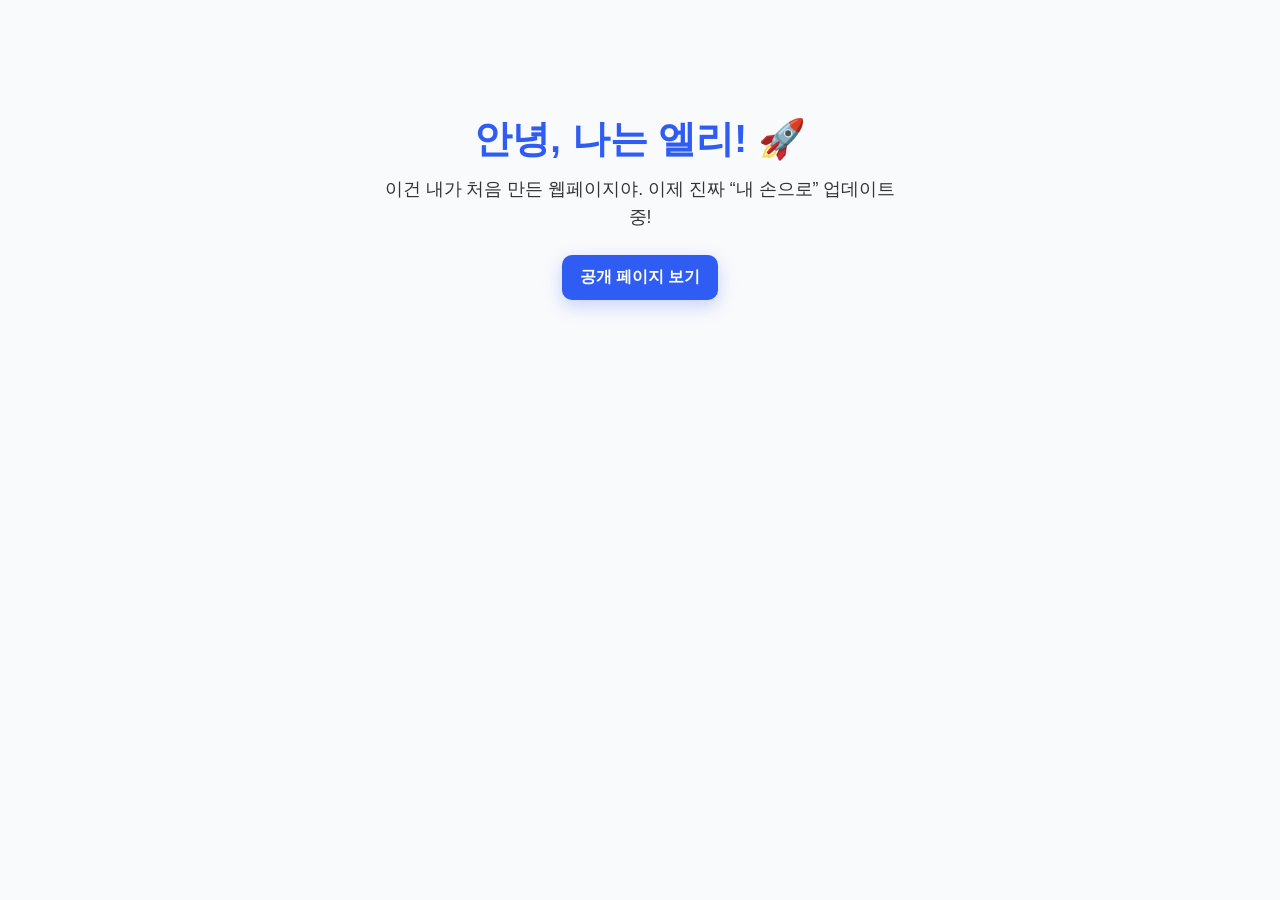
<file: index.html>
<!DOCTYPE html>
<html lang="ko">
<head>
  <meta charset="UTF-8" />
  <meta name="viewport" content="width=device-width, initial-scale=1.0">
  <link rel="stylesheet" href="style.css">
  <title>엘리의 첫 웹페이지</title>
</head>
<body>
  <h1>안녕, 나는 엘리! 🚀</h1>
  <p>이건 내가 처음 만든 웹페이지야. 이제 진짜 “내 손으로” 업데이트 중!</p>

  <a class="btn" href="https://elldinary.github.io/my-first-site/" target="_blank" rel="noopener">
    공개 페이지 보기
  </a>
</body>
</html>
</file>
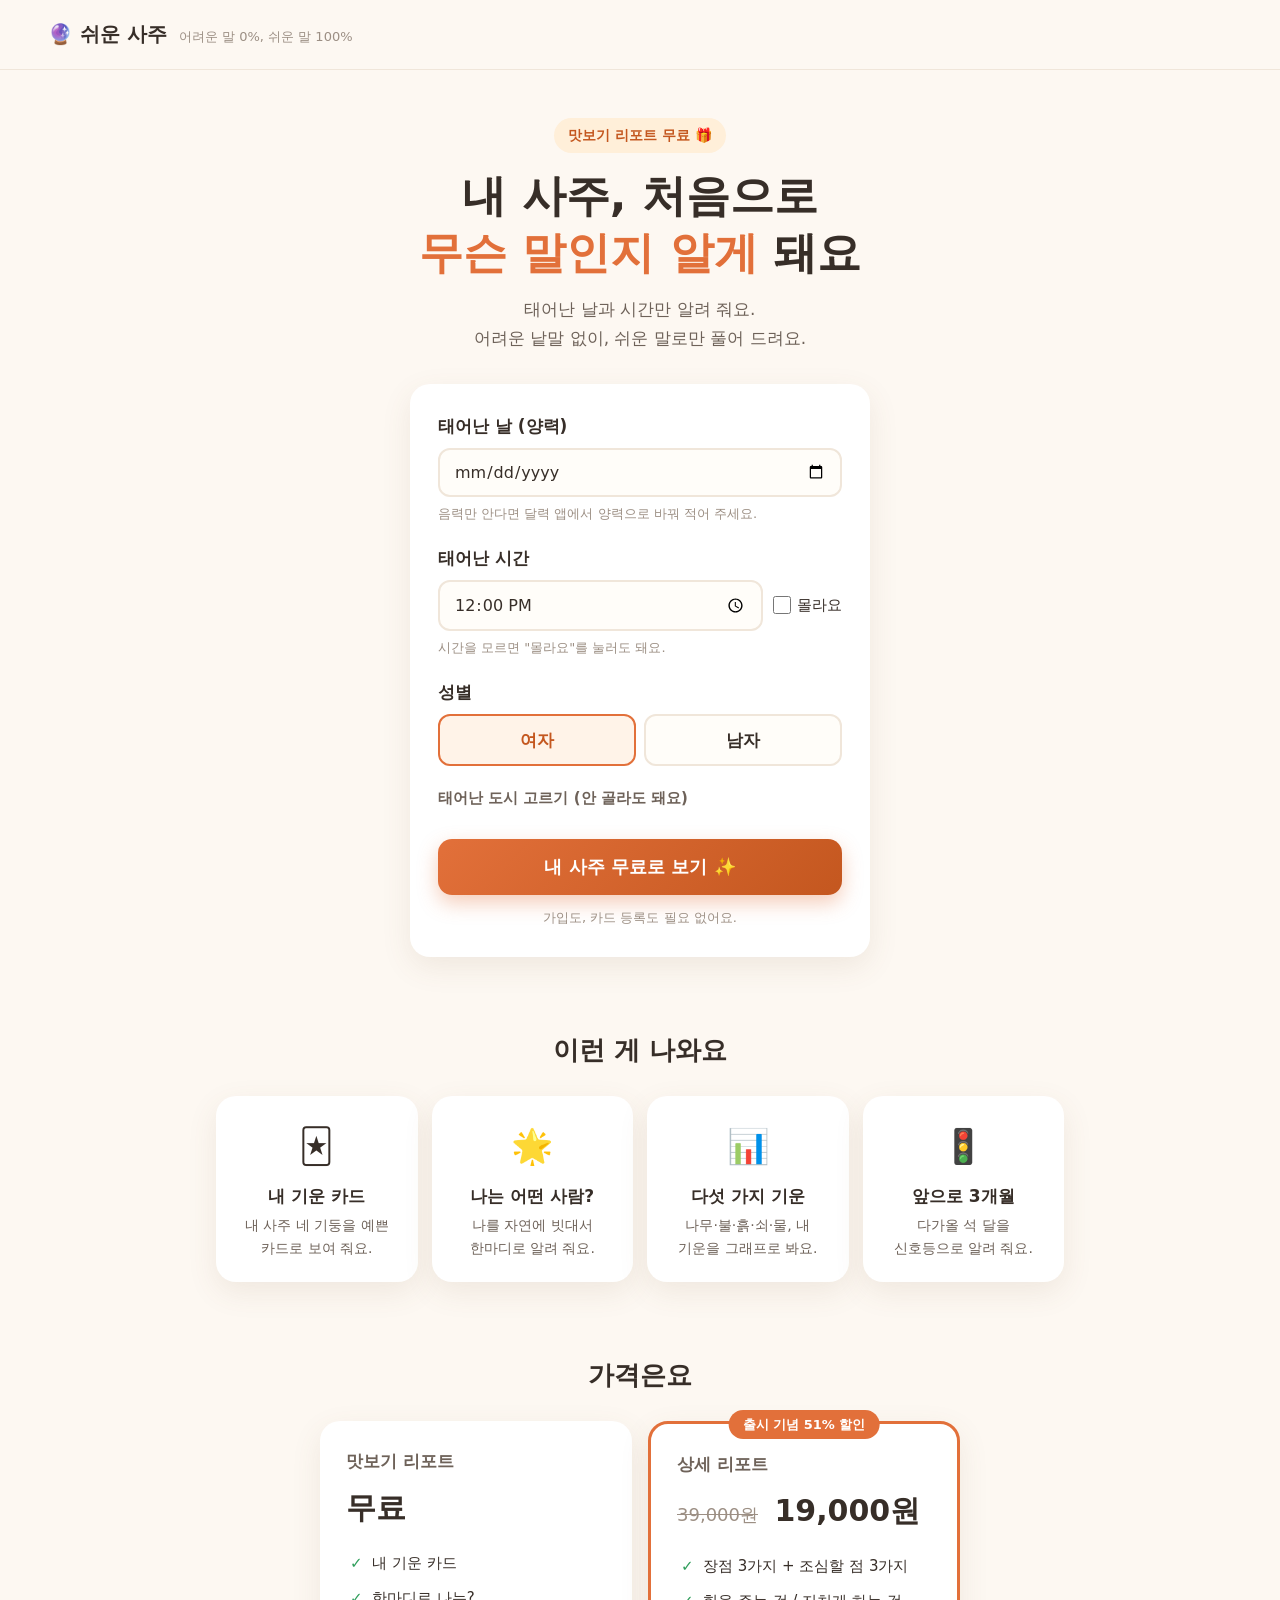
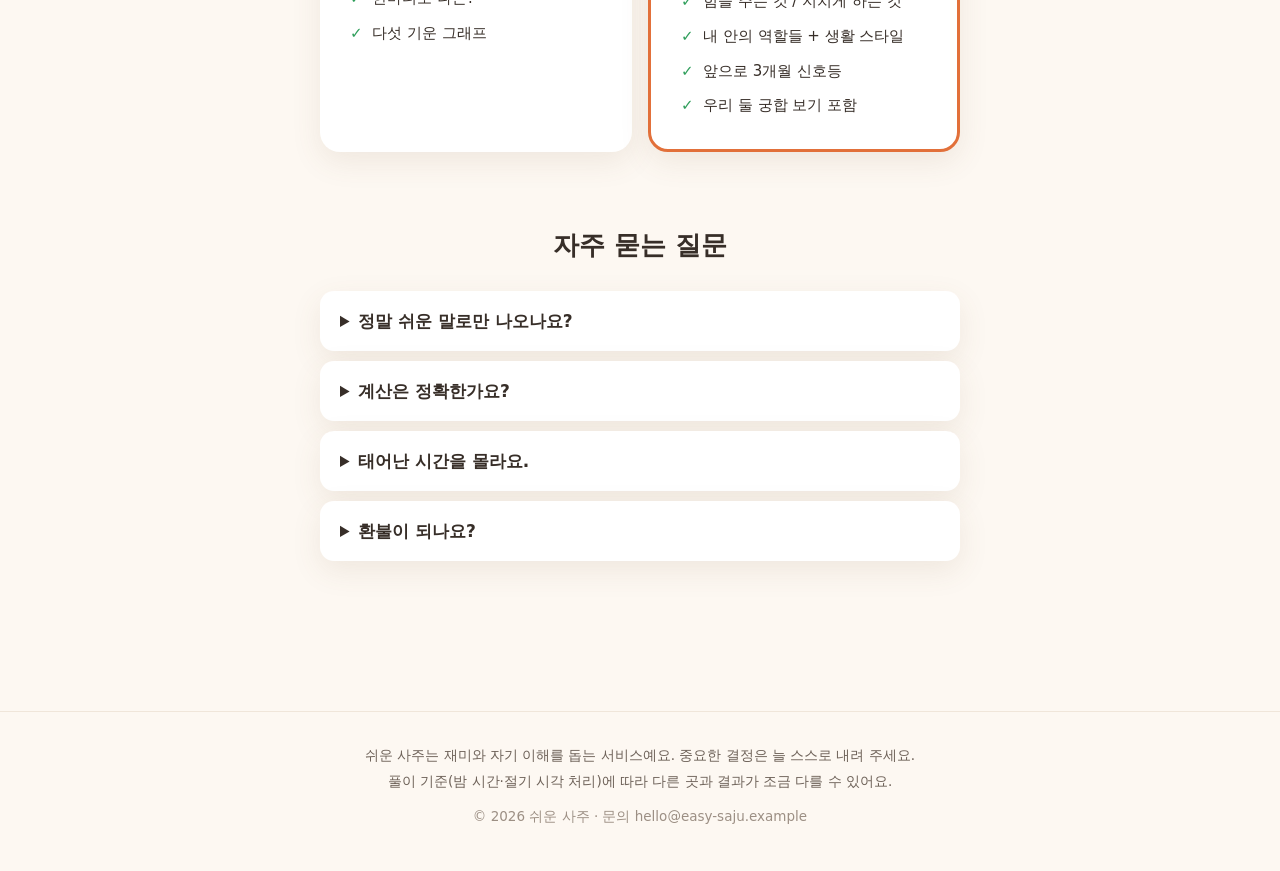
<file: saju/index.html>
<!DOCTYPE html>
<html lang="ko">
<head>
  <meta charset="UTF-8" />
  <meta name="viewport" content="width=device-width, initial-scale=1.0" />
  <meta name="description" content="태어난 날만 알려 주면, 내 사주를 초등학생도 이해하는 쉬운 말로 풀어 드려요. 맛보기는 무료!" />
  <title>쉬운 사주 — 세상에서 제일 쉬운 내 기운 리포트</title>
  <link rel="stylesheet" href="saju.css" />
  <link rel="icon" href="data:image/svg+xml,<svg xmlns='http://www.w3.org/2000/svg' viewBox='0 0 100 100'><text y='.9em' font-size='90'>🔮</text></svg>" />
</head>
<body>

<header class="top-bar">
  <a class="brand" href="./">🔮 쉬운 사주</a>
  <span class="brand-tag">어려운 말 0%, 쉬운 말 100%</span>
</header>

<!-- ───────────── 입력 화면 (§7.2) ───────────── -->
<main id="screen-input">
  <section class="hero">
    <p class="hero-badge">맛보기 리포트 무료 🎁</p>
    <h1>내 사주, 처음으로<br /><em>무슨 말인지 알게</em> 돼요</h1>
    <p class="hero-sub">
      태어난 날과 시간만 알려 줘요.<br />
      어려운 낱말 없이, 쉬운 말로만 풀어 드려요.
    </p>

    <form id="saju-form" class="input-card" novalidate>
      <div class="field">
        <label for="birth-date">태어난 날 (양력)</label>
        <input type="date" id="birth-date" required min="1900-01-01" max="2050-12-31" />
        <p class="field-hint">음력만 안다면 달력 앱에서 양력으로 바꿔 적어 주세요.</p>
      </div>

      <div class="field">
        <label for="birth-time">태어난 시간</label>
        <div class="time-row">
          <input type="time" id="birth-time" value="12:00" />
          <label class="check-inline">
            <input type="checkbox" id="time-unknown" />
            몰라요
          </label>
        </div>
        <p class="field-hint">시간을 모르면 "몰라요"를 눌러도 돼요.</p>
      </div>

      <div class="field">
        <label>성별</label>
        <div class="seg" role="radiogroup">
          <label class="seg-item"><input type="radio" name="gender" value="F" checked />여자</label>
          <label class="seg-item"><input type="radio" name="gender" value="M" />남자</label>
        </div>
      </div>

      <details class="field collapse">
        <summary>태어난 도시 고르기 (안 골라도 돼요)</summary>
        <select id="birth-city">
          <option value="126.98" selected>서울 (기본)</option>
          <option value="126.71">인천</option>
          <option value="127.03">수원</option>
          <option value="127.38">대전</option>
          <option value="127.49">청주</option>
          <option value="127.15">전주</option>
          <option value="126.85">광주</option>
          <option value="128.60">대구</option>
          <option value="129.08">부산</option>
          <option value="129.31">울산</option>
          <option value="128.90">강릉</option>
          <option value="126.53">제주</option>
        </select>
        <p class="field-hint">도시를 알면 해 뜨는 시간까지 맞춰서 더 정확해져요.</p>
      </details>

      <p id="form-error" class="form-error" hidden></p>
      <button type="submit" class="btn-big">내 사주 무료로 보기 ✨</button>
      <p class="form-foot">가입도, 카드 등록도 필요 없어요.</p>
    </form>
  </section>

  <section class="features">
    <h2>이런 게 나와요</h2>
    <div class="feature-grid">
      <div class="feature"><span>🃏</span><h3>내 기운 카드</h3><p>내 사주 네 기둥을 예쁜 카드로 보여 줘요.</p></div>
      <div class="feature"><span>🌟</span><h3>나는 어떤 사람?</h3><p>나를 자연에 빗대서 한마디로 알려 줘요.</p></div>
      <div class="feature"><span>📊</span><h3>다섯 가지 기운</h3><p>나무·불·흙·쇠·물, 내 기운을 그래프로 봐요.</p></div>
      <div class="feature"><span>🚦</span><h3>앞으로 3개월</h3><p>다가올 석 달을 신호등으로 알려 줘요.</p></div>
    </div>
  </section>

  <section class="pricing-teaser">
    <h2>가격은요</h2>
    <div class="price-cards">
      <div class="price-card">
        <h3>맛보기 리포트</h3>
        <p class="price-num">무료</p>
        <ul>
          <li>내 기운 카드</li>
          <li>한마디로 나는?</li>
          <li>다섯 기운 그래프</li>
        </ul>
      </div>
      <div class="price-card featured">
        <p class="ribbon">출시 기념 51% 할인</p>
        <h3>상세 리포트</h3>
        <p class="price-num"><s>39,000원</s> 19,000원</p>
        <ul>
          <li>장점 3가지 + 조심할 점 3가지</li>
          <li>힘을 주는 것 / 지치게 하는 것</li>
          <li>내 안의 역할들 + 생활 스타일</li>
          <li>앞으로 3개월 신호등</li>
          <li>우리 둘 궁합 보기 포함</li>
        </ul>
      </div>
    </div>
  </section>

  <section class="faq">
    <h2>자주 묻는 질문</h2>
    <details><summary>정말 쉬운 말로만 나오나요?</summary><p>네! 어려운 낱말이 없는지 기계로 한 번 더 검사해요.</p></details>
    <details><summary>계산은 정확한가요?</summary><p>절기와 해의 움직임을 따라 계산해요. 검증 문제를 모두 통과했어요.</p></details>
    <details><summary>태어난 시간을 몰라요.</summary><p>괜찮아요. 시간 없이도 리포트가 나와요. 알면 더 자세해져요.</p></details>
    <details><summary>환불이 되나요?</summary><p>결제 후 7일 안에 말해 주면 전부 돌려드려요.</p></details>
  </section>
</main>

<!-- ───────────── 리포트 화면 (§7.3) ───────────── -->
<main id="screen-report" hidden>
  <div id="report-root"></div>
</main>

<!-- 결제 모달 -->
<div id="pay-modal" class="modal" hidden>
  <div class="modal-card">
    <button class="modal-close" id="pay-close" aria-label="닫기">✕</button>
    <div id="pay-body"></div>
  </div>
</div>

<footer class="site-foot">
  <p>쉬운 사주는 재미와 자기 이해를 돕는 서비스예요. 중요한 결정은 늘 스스로 내려 주세요.</p>
  <p>풀이 기준(밤 시간·절기 시각 처리)에 따라 다른 곳과 결과가 조금 다를 수 있어요.</p>
  <p class="foot-dim">© 2026 쉬운 사주 · 문의 hello@easy-saju.example</p>
</footer>

<script type="module" src="js/app.js"></script>
</body>
</html>
</file>
<file: style.css>
body {
    font-family: -apple-system, Pretendard, sans-serif;
    background: #f9fafc;
    color: #333;
    text-align: center;
    padding: 80px 20px;
  }
  
  h1 {
    font-size: 2.4rem;
    color: #2f5df3;
    margin-bottom: 8px;
  }
  
  p {
    font-size: 1.1rem;
    line-height: 1.6;
    max-width: 520px;
    margin: 10px auto 24px;
  }
  
  .btn {
    display: inline-block;
    padding: 12px 18px;
    border-radius: 10px;
    text-decoration: none;
    font-weight: 600;
    background: #2f5df3;
    color: #fff;
    box-shadow: 0 6px 18px rgba(47, 93, 243, 0.25);
    transition: transform 0.08s ease;
  }
  
  .btn:hover {
    transform: translateY(-1px);
  }
</file>
<file: saju/saju.css>
/* ─── 쉬운 사주 (§7.5: 밝고 따뜻한 색, 둥근 카드, 큰 글씨, 넉넉한 여백) ─── */
* { margin: 0; padding: 0; box-sizing: border-box; }

:root {
  /* 오행 색 (검증된 팔레트: 명도·채도·색약 대비 검사 통과) */
  --wood: #2F9E5B;
  --fire: #E25544;
  --earth: #B07E22;
  --metal: #6787C7;
  --water: #2B4EA8;

  --bg: #FDF8F2;
  --card: #FFFFFF;
  --ink: #372E28;
  --ink-2: #6E6259;
  --ink-3: #9C8F84;
  --accent: #E2703A;
  --accent-deep: #C4571F;
  --good-bg: #EDF7EF;
  --caution-bg: #FDF1EC;
  --line: #F0E6DA;
  --radius: 20px;
  --shadow: 0 10px 30px rgba(120, 90, 60, 0.10);
}

html { scroll-behavior: smooth; }

body {
  font-family: "Pretendard", "Apple SD Gothic Neo", "Noto Sans KR", system-ui, sans-serif;
  background: var(--bg);
  color: var(--ink);
  line-height: 1.65;
  font-size: 17px;
  word-break: keep-all;
}

/* ─── 상단 바 ─── */
.top-bar {
  display: flex; align-items: baseline; gap: 12px;
  padding: 18px clamp(16px, 5vw, 48px);
  position: sticky; top: 0; z-index: 20;
  background: rgba(253, 248, 242, 0.92);
  backdrop-filter: blur(8px);
  border-bottom: 1px solid var(--line);
}
.brand { font-size: 20px; font-weight: 800; color: var(--ink); text-decoration: none; }
.brand-tag { font-size: 13px; color: var(--ink-3); }

main { max-width: 880px; margin: 0 auto; padding: 0 16px 80px; }

/* ─── 히어로 + 입력 (§7.2) ─── */
.hero { text-align: center; padding-top: 48px; }
.hero-badge {
  display: inline-block; background: #FFEFD9; color: var(--accent-deep);
  font-weight: 700; font-size: 14px; padding: 6px 14px; border-radius: 999px;
}
.hero h1 { font-size: clamp(30px, 6vw, 44px); line-height: 1.3; margin-top: 14px; }
.hero h1 em { font-style: normal; color: var(--accent); }
.hero-sub { color: var(--ink-2); margin-top: 14px; }

.input-card {
  background: var(--card); border-radius: var(--radius); box-shadow: var(--shadow);
  padding: 28px; margin: 32px auto 0; max-width: 460px; text-align: left;
}
.field { margin-bottom: 20px; }
.field > label, .field > summary { font-weight: 700; display: block; margin-bottom: 8px; }
.field-hint { font-size: 13px; color: var(--ink-3); margin-top: 6px; }
input[type="date"], input[type="time"], select {
  width: 100%; padding: 12px 14px; font-size: 16px; font-family: inherit;
  border: 2px solid var(--line); border-radius: 12px; background: #FFFDF9; color: var(--ink);
}
input:focus, select:focus { outline: none; border-color: var(--accent); }
.time-row { display: flex; gap: 10px; align-items: center; }
.time-row input[type="time"] { flex: 1; }
input[type="time"]:disabled { opacity: 0.4; }
.check-inline { display: flex; gap: 6px; align-items: center; font-size: 15px; white-space: nowrap; }
.check-inline input { width: 18px; height: 18px; accent-color: var(--accent); }

.seg { display: flex; gap: 8px; }
.seg-item {
  flex: 1; text-align: center; padding: 10px; border: 2px solid var(--line);
  border-radius: 12px; cursor: pointer; font-weight: 600; background: #FFFDF9;
}
.seg-item:has(input:checked) { border-color: var(--accent); background: #FFF3E8; color: var(--accent-deep); }
.seg-item input { display: none; }
.seg.small .seg-item { padding: 8px; font-size: 14px; }

.collapse summary { cursor: pointer; color: var(--ink-2); font-size: 15px; }
.collapse select { margin-top: 10px; }

.form-error {
  background: var(--caution-bg); color: #B4432F; font-weight: 600;
  padding: 10px 14px; border-radius: 12px; margin-bottom: 14px; font-size: 15px;
}

.btn-big {
  width: 100%; padding: 16px; font-size: 18px; font-weight: 800; font-family: inherit;
  background: linear-gradient(135deg, var(--accent), var(--accent-deep));
  color: #fff; border: none; border-radius: 14px; cursor: pointer;
  box-shadow: 0 8px 20px rgba(226, 112, 58, 0.35);
  transition: transform 0.15s;
}
.btn-big:hover { transform: translateY(-2px); }
.btn-mid {
  padding: 10px 18px; font-size: 15px; font-weight: 700; font-family: inherit;
  background: var(--accent); color: #fff; border: none; border-radius: 10px; cursor: pointer;
}
.form-foot { text-align: center; font-size: 13px; color: var(--ink-3); margin-top: 12px; }

/* ─── 소개/가격/FAQ ─── */
.features, .pricing-teaser, .faq { margin-top: 72px; }
.features h2, .pricing-teaser h2, .faq h2 { font-size: 26px; text-align: center; margin-bottom: 24px; }
.feature-grid { display: grid; grid-template-columns: repeat(auto-fit, minmax(180px, 1fr)); gap: 14px; }
.feature {
  background: var(--card); border-radius: var(--radius); padding: 22px;
  box-shadow: var(--shadow); text-align: center;
}
.feature span { font-size: 34px; }
.feature h3 { margin: 8px 0 4px; font-size: 17px; }
.feature p { font-size: 14px; color: var(--ink-2); }

.price-cards { display: grid; grid-template-columns: repeat(auto-fit, minmax(240px, 1fr)); gap: 16px; max-width: 640px; margin: 0 auto; }
.price-card {
  background: var(--card); border-radius: var(--radius); padding: 26px;
  box-shadow: var(--shadow); position: relative;
}
.price-card.featured { border: 3px solid var(--accent); }
.ribbon {
  position: absolute; top: -14px; left: 50%; transform: translateX(-50%);
  background: var(--accent); color: #fff; font-size: 13px; font-weight: 700;
  padding: 4px 14px; border-radius: 999px; white-space: nowrap;
}
.price-card h3 { font-size: 17px; color: var(--ink-2); }
.price-num { font-size: 30px; font-weight: 800; margin: 8px 0 14px; }
.price-num s { color: var(--ink-3); font-size: 18px; font-weight: 500; margin-right: 6px; }
.price-card ul { list-style: none; }
.price-card li { padding: 5px 0 5px 26px; position: relative; font-size: 15px; }
.price-card li::before { content: "✓"; position: absolute; left: 4px; color: var(--wood); font-weight: 800; }

.faq { max-width: 640px; margin-left: auto; margin-right: auto; }
.faq details {
  background: var(--card); border-radius: 14px; padding: 16px 20px;
  margin-bottom: 10px; box-shadow: var(--shadow);
}
.faq summary { font-weight: 700; cursor: pointer; }
.faq p { margin-top: 10px; color: var(--ink-2); }

/* ─── 리포트 (§7.3) ─── */
.back-link {
  background: none; border: none; color: var(--ink-2); font-size: 15px;
  font-family: inherit; cursor: pointer; margin: 24px 0 4px; padding: 4px 0;
}
.report-sec { margin-top: 36px; }
.sec-kicker { font-size: 13px; font-weight: 800; color: var(--accent-deep); letter-spacing: 0.06em; }
.sec-title { font-size: 22px; margin: 6px 0 14px; }

.headline-card {
  background: linear-gradient(135deg, #FFF3E4, #FFE8D2);
  border-radius: var(--radius); padding: 34px 26px; text-align: center; box-shadow: var(--shadow);
}
.headline-emoji { font-size: 44px; }
.headline-card h2 { font-size: clamp(20px, 4.5vw, 27px); line-height: 1.45; margin-top: 8px; }
.season-note { margin-top: 10px; color: var(--ink-2); }

/* 1장: 기둥 카드 */
.pillar-grid { display: grid; grid-template-columns: repeat(4, 1fr); gap: 10px; }
.pillar { text-align: center; }
.pillar-label { font-size: 12.5px; color: var(--ink-3); font-weight: 700; margin-bottom: 6px; }
.tile {
  border-radius: 14px; padding: 12px 4px 10px; color: #fff; margin-bottom: 6px;
  display: flex; flex-direction: column; gap: 2px; box-shadow: var(--shadow);
}
.tile .hanja { font-size: clamp(26px, 6vw, 40px); font-weight: 700; line-height: 1.2; }
.tile .reading { font-size: 11.5px; opacity: 0.95; }
.tile.empty { background: #EFE7DC; color: var(--ink-3); font-size: 28px; padding: 18px 4px; }
.pillar-sub { font-size: 12.5px; color: var(--ink-2); font-weight: 600; }
.pillar-sub.me { color: var(--accent-deep); }
.pillar-caption { margin-top: 12px; font-size: 13.5px; color: var(--ink-2); text-align: center; }
.chip {
  display: inline-block; color: #fff; border-radius: 8px; font-size: 12px;
  padding: 2px 8px; margin-left: 4px; font-weight: 700;
}

.el-wood { background: var(--wood); }
.el-fire { background: var(--fire); }
.el-earth { background: var(--earth); }
.el-metal { background: var(--metal); }
.el-water { background: var(--water); }

/* 3-1: 그래프 */
.chart {
  display: flex; justify-content: space-around; align-items: flex-end;
  background: var(--card); border-radius: var(--radius); box-shadow: var(--shadow);
  padding: 26px 12px 18px; min-height: 210px;
}
.bar-col { display: flex; flex-direction: column; align-items: center; gap: 6px; width: 17%; }
.bar-val { font-weight: 800; color: var(--ink-2); }
.bar { width: 100%; max-width: 46px; border-radius: 6px 6px 3px 3px; transition: height 0.5s; }
.bar-name { font-size: 13px; text-align: center; color: var(--ink-2); font-weight: 600; line-height: 1.5; }
.chart-note { margin-top: 12px; font-size: 15px; color: var(--ink-2); }

/* 지난 시간 이야기 (콜드 리딩 카드) */
.past-card {
  background: linear-gradient(160deg, #3B3269, #55427E);
  color: #F4EFFF; border-radius: var(--radius); padding: 28px 24px;
  box-shadow: 0 14px 34px rgba(59, 50, 105, 0.35);
}
.past-line {
  font-size: 16.5px; line-height: 1.7; padding: 9px 0;
  border-bottom: 1px dashed rgba(255, 255, 255, 0.18);
}
.past-line:last-of-type { border-bottom: none; }
.past-hook { margin-top: 14px; font-weight: 800; color: #FFD9A8; }
.past-soft { margin-top: 6px; font-size: 13px; color: rgba(244, 239, 255, 0.65); }

/* 핵심 단어 가림 (무료 구간) */
.masked {
  filter: blur(6px);
  background: #F1E5D3; border-radius: 6px; padding: 0 6px;
  cursor: pointer; user-select: none;
  transition: filter 0.15s;
}
.masked:hover { filter: blur(5px); }
.mask-hint {
  margin-top: 28px; text-align: center; font-size: 14px; color: var(--ink-2);
  background: #FFF1DE; border-radius: 12px; padding: 10px 14px;
}
.month-card.sig-locked { border-top: 4px solid var(--ink-3); }

/* 10년의 바람(대운) 타임라인 */
.daeun-strip {
  display: flex; gap: 10px; overflow-x: auto; padding: 14px 2px 16px;
  scroll-snap-type: x mandatory;
}
.daeun-card {
  flex: 0 0 150px; scroll-snap-align: start;
  background: var(--card); border-radius: 16px; padding: 14px;
  box-shadow: var(--shadow); text-align: center; position: relative;
}
.daeun-card.now { border: 2.5px solid var(--accent); }
.daeun-card.future { opacity: 0.92; }
.daeun-now {
  position: absolute; top: -11px; left: 50%; transform: translateX(-50%);
  background: var(--accent); color: #fff; font-size: 11px; font-weight: 800;
  padding: 2px 10px; border-radius: 999px; white-space: nowrap;
}
.daeun-age { font-size: 13px; font-weight: 800; color: var(--ink-2); margin-top: 4px; }
.daeun-tiles { display: flex; gap: 5px; justify-content: center; margin: 8px 0 6px; }
.mini-tile {
  width: 34px; height: 34px; border-radius: 9px; color: #fff;
  display: flex; align-items: center; justify-content: center;
  font-size: 19px; font-weight: 700;
}
.daeun-card .month-sig { font-size: 15px; margin: 2px 0 4px; }
.daeun-line { font-size: 12.5px; color: var(--ink-2); line-height: 1.5; }
.daeun-clash { font-size: 12px; color: var(--accent-deep); font-weight: 700; margin-top: 6px; }

/* 콘텐츠 블록 */
.block-grid { display: grid; grid-template-columns: repeat(auto-fit, minmax(220px, 1fr)); gap: 12px; margin-bottom: 26px; }
.block-grid.two { grid-template-columns: repeat(auto-fit, minmax(240px, 1fr)); }
.block-card {
  background: var(--card); border-radius: var(--radius); padding: 22px;
  box-shadow: var(--shadow); margin-bottom: 12px;
}
.block-grid .block-card { margin-bottom: 0; }
.block-card h3 { font-size: 16.5px; margin-bottom: 6px; color: var(--accent-deep); }
.block-card.good { background: var(--good-bg); }
.block-card.good h3 { color: #237A3C; }
.block-card.caution { background: var(--caution-bg); }
.block-card .tip {
  margin-top: 10px; background: rgba(255, 255, 255, 0.75); border-radius: 10px;
  padding: 8px 12px; font-size: 14.5px;
}

/* 기운 점수 게이지 */
.meter { height: 12px; background: var(--line); border-radius: 999px; margin-top: 14px; overflow: hidden; }
.meter-fill { height: 100%; border-radius: 999px; background: linear-gradient(90deg, #F3B562, var(--accent)); }
.meter-cap { font-size: 13px; color: var(--ink-3); margin-top: 6px; }

/* 5장: 3개월 신호등 */
.month-grid { display: grid; grid-template-columns: repeat(auto-fit, minmax(180px, 1fr)); gap: 12px; }
.month-card { background: var(--card); border-radius: var(--radius); padding: 20px; box-shadow: var(--shadow); }
.month-label { font-size: 13px; color: var(--ink-3); font-weight: 700; }
.month-sig { font-size: 19px; font-weight: 800; margin: 6px 0; }
.month-adv { font-size: 14.5px; color: var(--ink-2); }
.sig-좋음 { border-top: 4px solid var(--wood); }
.sig-보통 { border-top: 4px solid var(--earth); }
.sig-조심 { border-top: 4px solid var(--fire); }

/* 궁합 */
.compat-form { display: flex; gap: 8px; flex-wrap: wrap; margin: 14px 0; }
.compat-form input[type="date"] { flex: 2; min-width: 150px; width: auto; }
.compat-form .seg { flex: 1; min-width: 130px; }
.compat-box { border-radius: 14px; padding: 16px 18px; background: var(--bg); margin-top: 8px; }
.compat-box p { margin: 4px 0; }

/* ─── 페이월 (비즈니스 모델) ─── */
.teaser-more { margin-top: 10px; font-weight: 700; color: var(--accent-deep); }
.locked-sec { position: relative; }
.locked-list { display: flex; flex-direction: column; gap: 10px; }
.locked-item {
  display: flex; align-items: center; gap: 14px;
  background: var(--card); border-radius: 16px; padding: 16px 18px;
  box-shadow: var(--shadow); opacity: 0.88;
}
.locked-item h3 { font-size: 16px; filter: blur(0); }
.locked-item p { font-size: 13.5px; color: var(--ink-3); }
.locked-item .locked-ic { font-size: 26px; }
.locked-item .lock { margin-left: auto; font-size: 20px; }
.locked-item div { flex: 1; }

.paywall-card {
  margin-top: 22px; background: var(--card); border: 3px solid var(--accent);
  border-radius: var(--radius); padding: 30px 26px; text-align: center;
  box-shadow: 0 16px 40px rgba(226, 112, 58, 0.22); position: relative;
}
.pay-ribbon {
  position: absolute; top: -15px; left: 50%; transform: translateX(-50%);
  background: var(--accent); color: #fff; font-size: 13px; font-weight: 800;
  padding: 5px 16px; border-radius: 999px; white-space: nowrap;
}
.paywall-card h2 { font-size: 23px; margin-top: 6px; }
.pay-price { font-size: 34px; font-weight: 800; margin: 10px 0 4px; }
.pay-price s { font-size: 19px; color: var(--ink-3); font-weight: 500; margin-right: 8px; }
.pay-benefits { list-style: none; margin: 12px 0 20px; }
.pay-benefits li { padding: 4px 0; font-size: 15px; color: var(--ink-2); }
.pay-small { font-size: 13px; color: var(--ink-3); margin-top: 10px; }

.sticky-bar {
  position: fixed; left: 50%; bottom: 16px; transform: translateX(-50%);
  width: min(560px, calc(100% - 24px));
  background: var(--ink); color: #fff; border-radius: 999px;
  display: flex; justify-content: space-between; align-items: center;
  padding: 12px 22px; cursor: pointer; z-index: 15;
  box-shadow: 0 12px 30px rgba(0, 0, 0, 0.3); font-size: 15px;
}
.sticky-bar s { opacity: 0.6; margin-right: 4px; }
.sticky-bar b { color: #FFC99B; }
.sticky-btn { background: var(--accent); border-radius: 999px; padding: 7px 16px; font-weight: 800; }

.paid-badge p {
  background: var(--good-bg); border-radius: 14px; padding: 14px 18px;
  color: #237A3C; font-weight: 600; text-align: center;
}

/* ─── 결제 모달 ─── */
.modal {
  position: fixed; inset: 0; z-index: 50; background: rgba(40, 30, 22, 0.55);
  display: flex; align-items: center; justify-content: center; padding: 16px;
}
.modal[hidden] { display: none; }
.modal-card {
  background: var(--card); border-radius: 24px; padding: 30px 26px;
  width: min(420px, 100%); position: relative; box-shadow: 0 24px 60px rgba(0, 0, 0, 0.3);
  max-height: 90vh; overflow-y: auto;
}
.modal-close {
  position: absolute; top: 14px; right: 16px; background: none; border: none;
  font-size: 18px; cursor: pointer; color: var(--ink-3);
}
.pay-title { font-size: 21px; margin-bottom: 16px; }
.pay-summary { background: var(--bg); border-radius: 14px; padding: 14px 16px; margin-bottom: 18px; }
.pay-row { display: flex; justify-content: space-between; font-size: 15px; padding: 4px 0; color: var(--ink-2); }
.pay-row.total { border-top: 1.5px dashed var(--line); margin-top: 6px; padding-top: 10px; font-weight: 800; font-size: 17px; color: var(--ink); }
.pay-method-label { font-weight: 700; font-size: 15px; margin-bottom: 8px; }
.pay-methods { display: flex; flex-direction: column; gap: 8px; margin-bottom: 18px; }
.pay-method {
  border: 2px solid var(--line); border-radius: 12px; padding: 12px 14px;
  cursor: pointer; font-weight: 600; display: flex; gap: 8px;
}
.pay-method:has(input:checked) { border-color: var(--accent); background: #FFF3E8; }
.pay-method input { accent-color: var(--accent); }
.pay-loading { text-align: center; padding: 40px 0; }
.spinner {
  width: 44px; height: 44px; border: 5px solid var(--line); border-top-color: var(--accent);
  border-radius: 50%; margin: 0 auto 16px; animation: spin 0.8s linear infinite;
}
@keyframes spin { to { transform: rotate(360deg); } }
.pay-done { text-align: center; padding: 10px 0; }
.pay-done-emoji { font-size: 52px; }
.pay-done h2 { margin: 8px 0; }
.pay-done p { color: var(--ink-2); margin-bottom: 18px; }

/* 안내 각주 */
.notes p { font-size: 13.5px; color: var(--ink-3); margin: 4px 0; }

/* ─── 푸터 ─── */
.site-foot {
  border-top: 1px solid var(--line); margin-top: 60px; padding: 28px 16px 40px;
  text-align: center; font-size: 13.5px; color: var(--ink-2);
}
.site-foot p { max-width: 560px; margin: 4px auto; }
.foot-dim { color: var(--ink-3); margin-top: 12px !important; }

@media (max-width: 560px) {
  body { font-size: 16px; }
  .pillar-grid { gap: 6px; }
  .tile { border-radius: 11px; }
  .block-grid { grid-template-columns: 1fr; }
}
</file>
